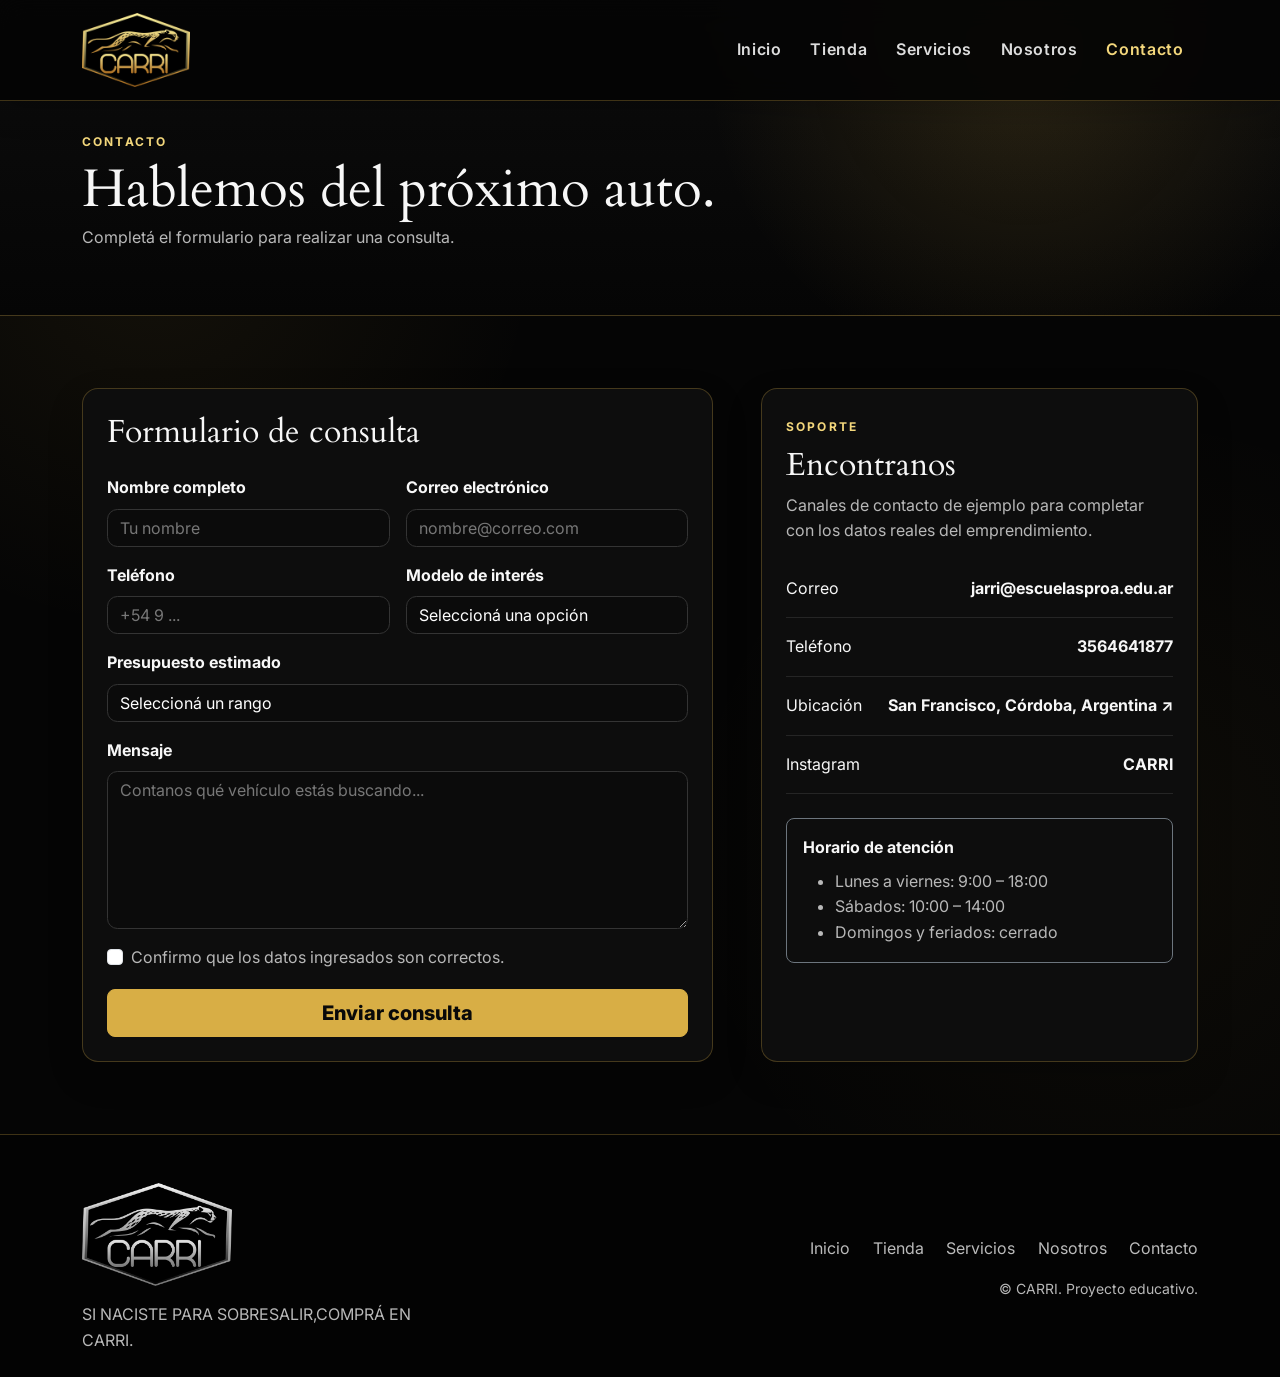
<file: contacto.html>
<!-- DECLARACIÓN DEL DOCUMENTO: indica que se utiliza HTML5. -->
<!doctype html>
<!-- DOCUMENTO HTML: contiene toda la estructura de esta página. lang="es" indica que el contenido está en español. -->
<html lang="es">
<!-- CABECERA: contiene configuración, metadatos, fuentes y hojas de estilo; normalmente no se muestra en la página. -->
<head>
  <meta charset="utf-8"><!-- Define la codificación de caracteres.Permite que el navegador muestre correctamente letras como á, é, í, ñ, etc.-->
  <meta name="viewport" content="width=device-width, initial-scale=1"><!--acomoda a la página para lo que necesite-->
  <title>Contacto | CARRI | CARRI</title>
  <meta name="description" content="Contactá a CARRI para consultar por autos importados, disponibilidad y propuestas de alta gama.">
 
  <meta name="author" content="CARRI">
  <meta property="og:title" content="Contacto | CARRI | CARRI">
  <meta property="og:description" content="Contactá a CARRI para consultar por autos importados, disponibilidad y propuestas de alta gama.">
  <meta property="og:type" content="website">
  <meta property="og:site_name" content="CARRI">
  <link rel="preconnect" href="https://fonts.googleapis.com">
  <link rel="preconnect" href="https://fonts.gstatic.com" crossorigin>
  <link href="https://fonts.googleapis.com/css2?family=Cardo:wght@400;700&family=Inter:wght@400;500;600;700;800&display=swap" rel="stylesheet">
  <link href="https://cdn.jsdelivr.net/npm/bootstrap@5.3.3/dist/css/bootstrap.min.css" rel="stylesheet">
  <link rel="stylesheet" href="css/styles.css">
</head>
<!-- CUERPO DE LA PÁGINA: desde aquí comienza el contenido visible para el usuario. -->
<body>
<!-- ENCABEZADO: agrupa contenido introductorio o de navegación de la página. -->
<header>
<!-- NAVEGACIÓN: contiene los enlaces que permiten desplazarse entre las páginas/secciones del sitio. -->
<nav class="navbar navbar-expand-lg navbar-dark site-nav fixed-top" aria-label="Navegación principal">
  <div class="container">
    <a class="navbar-brand" href="index.html" aria-label="CARRI inicio">
      <img src="assets/logo-principal.png" alt="Logo principal dorado de CARRI">
    </a>
    <button class="navbar-toggler" type="button" data-bs-toggle="collapse" data-bs-target="#mainNav" aria-controls="mainNav" aria-expanded="false" aria-label="Abrir menú">
      <span class="navbar-toggler-icon"></span>
    </button>
    <div class="collapse navbar-collapse" id="mainNav">
      <ul class="navbar-nav ms-auto align-items-lg-center">
        <li class="nav-item"><a class="nav-link " href="index.html">Inicio</a></li>
        <li class="nav-item"><a class="nav-link " href="tienda.html">Tienda</a></li>
        <li class="nav-item"><a class="nav-link " href="servicios.html">Servicios</a></li>
        <li class="nav-item"><a class="nav-link " href="nosotros.html">Nosotros</a></li>
        <li class="nav-item"><a class="nav-link active" href="contacto.html">Contacto</a></li>
      </ul>
    </div>
  </div>
</nav>
</header>
<!-- CONTENIDO PRINCIPAL: agrupa el contenido central y único de esta página. -->
<main>

<!-- SECCIÓN: bloque semántico que agrupa contenido relacionado. -->
<section class="page-hero">
  <div class="container">
    <span class="eyebrow">Contacto</span>
    <h1 class="section-title mt-2">Hablemos del próximo auto.</h1>
    <p class="muted col-lg-7 mb-0">Completá el formulario para realizar una consulta.</p>
  </div>
</section>
<!-- SECCIÓN: bloque semántico que agrupa contenido relacionado. -->
<section class="section-pad" aria-labelledby="form-title">
  <div class="container">
    <div class="row g-5">
      <div class="col-lg-7">
        <div class="contact-card">
          <h2 id="form-title" class="h2 mb-4">Formulario de consulta</h2>
<!-- FORMULARIO: agrupa campos que el usuario puede completar y enviar. -->
          <form action="#" method="post">
            <div class="row g-3">
              <div class="col-md-6">
                <label class="form-label" for="nombre">Nombre completo</label>
                <input class="form-control" id="nombre" name="nombre" type="text" placeholder="Tu nombre" required>
              </div>
              <div class="col-md-6">
                <label class="form-label" for="email">Correo electrónico</label>
                <input class="form-control" id="email" name="email" type="email" placeholder="nombre@correo.com" required>
              </div>
              <div class="col-md-6">
                <label class="form-label" for="telefono">Teléfono</label>
                <input class="form-control" id="telefono" name="telefono" type="tel" placeholder="+54 9 ..." required>
              </div>
              <div class="col-md-6">
                <label class="form-label" for="modelo">Modelo de interés</label>
                <select class="form-select" id="modelo" name="modelo" required>
                  <option value="" selected disabled>Seleccioná una opción</option>
                  <option>Ferrari 488</option>
                  <option>Lamborghini Aventador</option>
                  <option>McLaren 720S</option>
                  <option>Bugatti Chiron</option>
                  <option>Pagani Huayra</option>
                  <option>Otro modelo</option>
                </select>
              </div>
              <div class="col-12">
                <label class="form-label" for="presupuesto">Presupuesto estimado</label>
                <select class="form-select" id="presupuesto" name="presupuesto" required>
                  <option value="" selected disabled>Seleccioná un rango</option>
                  <option>Consultar</option>
                  <option>Hasta USD 500.000</option>
                  <option>USD 500.000 – 1.000.000</option>
                  <option>Más de USD 1.000.000</option>
                </select>
              </div>
              <div class="col-12">
                <label class="form-label" for="mensaje">Mensaje</label>
                <textarea class="form-control" id="mensaje" name="mensaje" rows="6" placeholder="Contanos qué vehículo estás buscando..." required></textarea>
              </div>
              <div class="col-12">
                <div class="form-check">
                  <input class="form-check-input" id="acepto" name="acepto" type="checkbox" required>
                  <label class="form-check-label muted" for="acepto">Confirmo que los datos ingresados son correctos.</label>
                </div>
              </div>
              <div class="col-12">
                <button class="btn btn-gold btn-lg w-100" type="submit">Enviar consulta</button>
              </div>
            </div>
          </form>
        </div>
      </div>
      <aside class="col-lg-5" aria-label="Información de soporte">
        <div class="contact-card h-100">
          <span class="eyebrow">Soporte</span>
          <h2 class="h2 mt-2">Encontranos</h2>
          <p class="muted">Canales de contacto de ejemplo para completar con los datos reales del emprendimiento.</p>
          <a class="support-link" href="mailto:jarri@escuelasproa.edu.ar"><span>Correo</span><strong>jarri@escuelasproa.edu.ar</strong></a>
          <a class="support-link" href="tel:3564641877"><span>Teléfono</span><strong>3564641877</strong></a>
          <a class="support-link" href="https://www.google.com/maps/place/Las+Guayanas+533,+San+Francisco,+C%C3%B3rdoba/@-31.4316479,-62.1086016,17z/data=!3m1!4b1!4m5!3m4!1s0x95cb2869ddd8022f:0xf8e9af29f5d25935!8m2!3d-31.4316525!4d-62.1060267?entry=ttu&g_ep=EgoyMDI2MDkwMi4wIKXMDSoASAFQAw%3D%3D" target="_blank" rel="noopener"><span>Ubicación</span><strong>San Francisco, Córdoba, Argentina ↗</strong></a>
          <a class="support-link" href="https://www.instagram.com/carri" target="_blank" rel="noopener"><span>Instagram</span><strong>CARRI</strong></a>
          <div class="mt-4 p-3 rounded-3 border border-secondary">
            <p class="mb-2"><strong>Horario de atención</strong></p>
            <ul class="muted mb-0">
              <li>Lunes a viernes: 9:00 – 18:00</li>
              <li>Sábados: 10:00 – 14:00</li>
              <li>Domingos y feriados: cerrado</li>
            </ul>
          </div>
        </div>
      </aside>
    </div>
  </div>
</section>

</main>
<!-- PIE DE PÁGINA: información y enlaces que aparecen al final del sitio. -->
<footer>
  <div class="container">
    <div class="row g-4 align-items-center">
      <div class="col-lg-4">
        <img class="footer-logo" src="assets/logo-secundario.png" alt="Logo secundario plateado de CARRI">
        <p class="muted mt-3 mb-0">SI NACISTE PARA SOBRESALIR,COMPRÁ EN CARRI.</p>
      </div>
      <div class="col-lg-8">
        <ul class="footer-nav justify-content-lg-end">
          <li><a href="index.html">Inicio</a></li>
          <li><a href="tienda.html">Tienda</a></li>
          <li><a href="servicios.html">Servicios</a></li>
          <li><a href="nosotros.html">Nosotros</a></li>
          <li><a href="contacto.html">Contacto</a></li>
        </ul>
        <p class="text-lg-end muted small mb-0">© <span id="current-year"></span> CARRI. Proyecto educativo.</p>
      </div>
    </div>
  </div>
</footer>
<!-- JAVASCRIPT: código que añade comportamiento/interactividad al documento. -->
<script src="https://cdn.jsdelivr.net/npm/bootstrap@5.3.3/dist/js/bootstrap.bundle.min.js"></script>
</body>
</html>
</file>
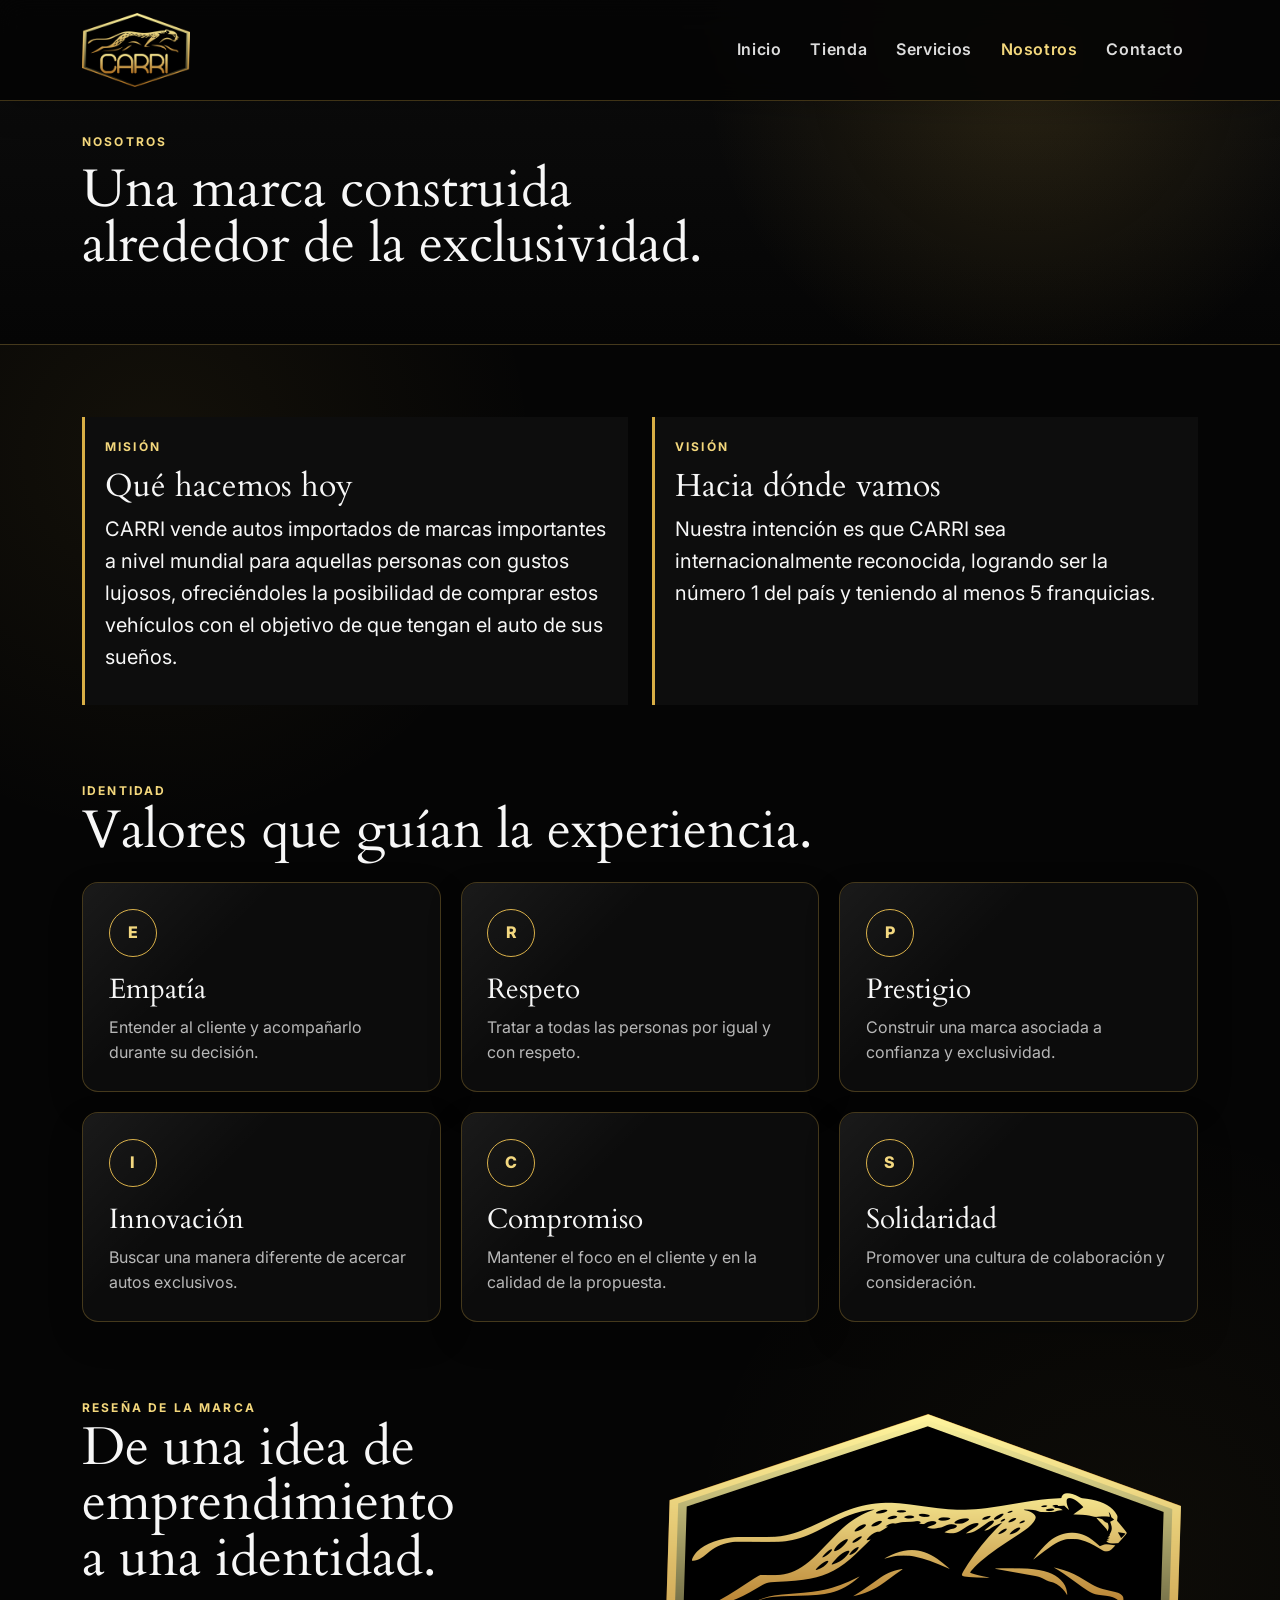
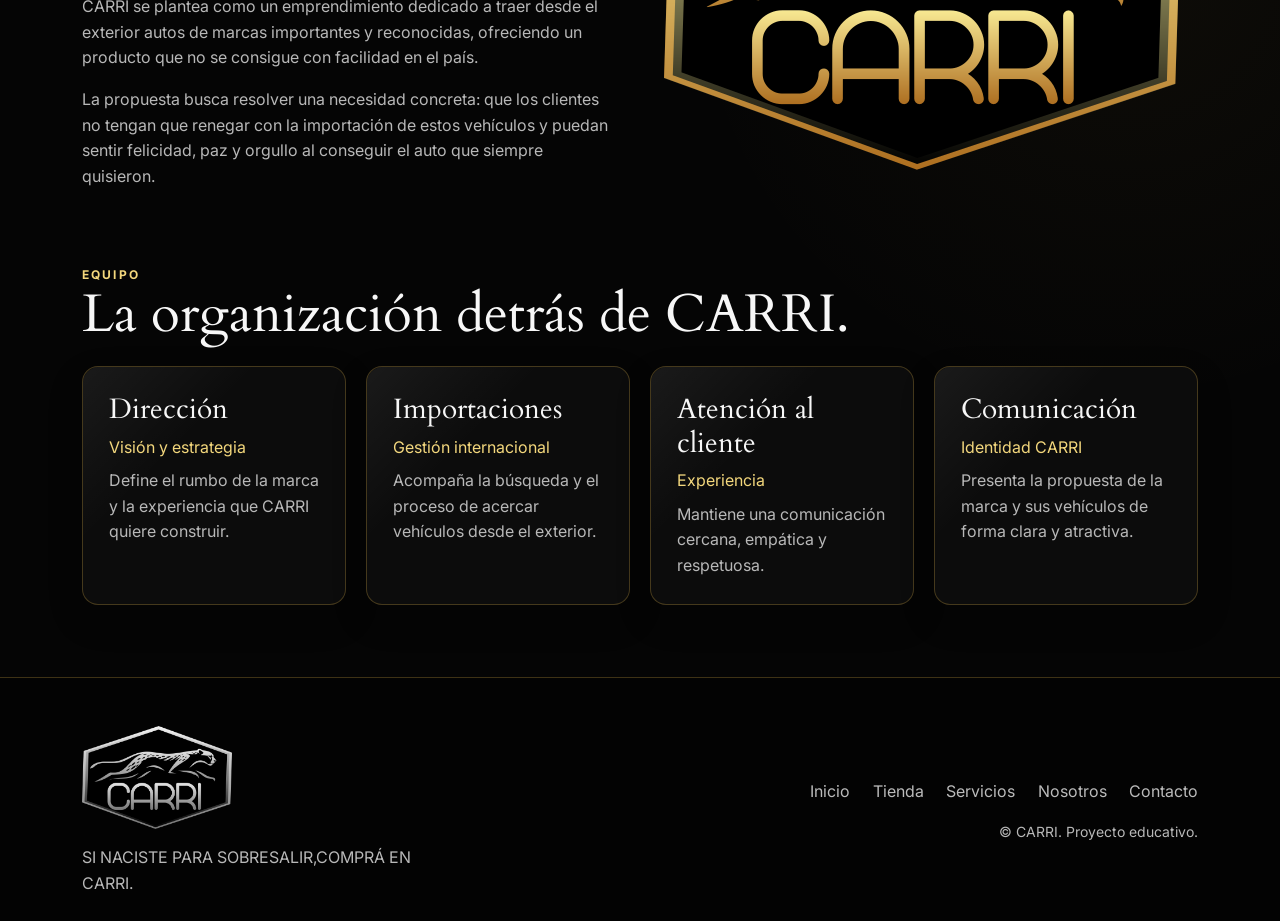
<file: nosotros.html>
<!-- DECLARACIÓN DEL DOCUMENTO: indica que se utiliza HTML5. -->
<!doctype html>
<!-- DOCUMENTO HTML: contiene toda la estructura de esta página. lang="es" indica que el contenido está en español. -->
<html lang="es">
<!-- CABECERA: contiene configuración, metadatos, fuentes y hojas de estilo; normalmente no se muestra en la página. -->
<head>
  <meta charset="utf-8">
  <meta name="viewport" content="width=device-width, initial-scale=1">
  <title>Nosotros | CARRI | CARRI</title>
  <meta name="description" content="Conocé la misión, visión, valores y propuesta institucional de CARRI.">
 
  <meta property="og:title" content="Nosotros | CARRI | CARRI">
  <meta property="og:description" content="Conocé la misión, visión, valores y propuesta institucional de CARRI.">
  <meta property="og:type" content="website">
  <meta property="og:site_name" content="CARRI">
  <link rel="preconnect" href="https://fonts.googleapis.com">
  <link rel="preconnect" href="https://fonts.gstatic.com" crossorigin>
  <link href="https://fonts.googleapis.com/css2?family=Cardo:wght@400;700&family=Inter:wght@400;500;600;700;800&display=swap" rel="stylesheet">
  <link href="https://cdn.jsdelivr.net/npm/bootstrap@5.3.3/dist/css/bootstrap.min.css" rel="stylesheet">
  <link rel="stylesheet" href="css/styles.css">
</head>
<!-- CUERPO DE LA PÁGINA: desde aquí comienza el contenido visible para el usuario. -->
<body>
<!-- ENCABEZADO: agrupa contenido introductorio o de navegación de la página. -->
<header>
<!-- NAVEGACIÓN: contiene los enlaces que permiten desplazarse entre las páginas/secciones del sitio. -->
<nav class="navbar navbar-expand-lg navbar-dark site-nav fixed-top" aria-label="Navegación principal">
  <div class="container">
    <a class="navbar-brand" href="index.html" aria-label="CARRI inicio">
      <img src="assets/logo-principal.png" alt="Logo principal dorado de CARRI">
    </a>
    <button class="navbar-toggler" type="button" data-bs-toggle="collapse" data-bs-target="#mainNav" aria-controls="mainNav" aria-expanded="false" aria-label="Abrir menú">
      <span class="navbar-toggler-icon"></span>
    </button>
    <div class="collapse navbar-collapse" id="mainNav">
      <ul class="navbar-nav ms-auto align-items-lg-center">
        <li class="nav-item"><a class="nav-link " href="index.html">Inicio</a></li>
        <li class="nav-item"><a class="nav-link " href="tienda.html">Tienda</a></li>
        <li class="nav-item"><a class="nav-link " href="servicios.html">Servicios</a></li>
        <li class="nav-item"><a class="nav-link active" href="nosotros.html">Nosotros</a></li>
        <li class="nav-item"><a class="nav-link " href="contacto.html">Contacto</a></li>
      </ul>
    </div>
  </div>
</nav>
</header>
<!-- CONTENIDO PRINCIPAL: agrupa el contenido central y único de esta página. -->
<main>

<!-- SECCIÓN: bloque semántico que agrupa contenido relacionado. -->
<section class="page-hero">
  <div class="container">
    <span class="eyebrow">Nosotros</span>
    <h1 class="section-title mt-2">Una marca construida alrededor de la exclusividad.</h1>
  </div>
</section>
<!-- SECCIÓN: bloque semántico que agrupa contenido relacionado. -->
<section class="section-pad" aria-labelledby="mision-title">
  <div class="container">
    <div class="row g-4">
      <div class="col-lg-6">
        <article class="quote-box h-100">
          <span class="eyebrow">Misión</span>
          <h2 id="mision-title" class="h2 mt-2">Qué hacemos hoy</h2>
          <p class="fs-5">CARRI vende autos importados de marcas importantes a nivel mundial para aquellas personas con gustos lujosos, ofreciéndoles la posibilidad de comprar estos vehículos con el objetivo de que tengan el auto de sus sueños.</p>
        </article>
      </div>
      <div class="col-lg-6">
        <article class="quote-box h-100">
          <span class="eyebrow">Visión</span>
          <h2 class="h2 mt-2">Hacia dónde vamos</h2>
          <p class="fs-5">Nuestra intención es que CARRI sea internacionalmente reconocida, logrando ser la número 1 del país y teniendo al menos 5 franquicias.</p>
        </article>
      </div>
    </div>
  </div>
</section>

<!-- SECCIÓN: bloque semántico que agrupa contenido relacionado. -->
<section class="section-pad pt-0" aria-labelledby="values-title">
  <div class="container">
    <span class="eyebrow">Identidad</span>
    <h2 id="values-title" class="section-title">Valores que guían la experiencia.</h2>
    <div class="value-grid mt-4">
      <article class="value-card"><div class="icon-box">E</div><h3>Empatía</h3><p class="muted mb-0">Entender al cliente y acompañarlo durante su decisión.</p></article>
      <article class="value-card"><div class="icon-box">R</div><h3>Respeto</h3><p class="muted mb-0">Tratar a todas las personas por igual y con respeto.</p></article>
      <article class="value-card"><div class="icon-box">P</div><h3>Prestigio</h3><p class="muted mb-0">Construir una marca asociada a confianza y exclusividad.</p></article>
      <article class="value-card"><div class="icon-box">I</div><h3>Innovación</h3><p class="muted mb-0">Buscar una manera diferente de acercar autos exclusivos.</p></article>
      <article class="value-card"><div class="icon-box">C</div><h3>Compromiso</h3><p class="muted mb-0">Mantener el foco en el cliente y en la calidad de la propuesta.</p></article>
      <article class="value-card"><div class="icon-box">S</div><h3>Solidaridad</h3><p class="muted mb-0">Promover una cultura de colaboración y consideración.</p></article>
    </div>
  </div>
</section>

<!-- SECCIÓN: bloque semántico que agrupa contenido relacionado. -->
<section class="section-pad pt-0" aria-labelledby="history-title">
  <div class="container">
    <div class="row g-5 align-items-center">
      <div class="col-lg-6">
        <span class="eyebrow">Reseña de la marca</span>
        <h2 id="history-title" class="section-title">De una idea de emprendimiento a una identidad.</h2>
        <p class="muted">CARRI se plantea como un emprendimiento dedicado a traer desde el exterior autos de marcas importantes y reconocidas, ofreciendo un producto que no se consigue con facilidad en el país.</p>
        <p class="muted mb-0">La propuesta busca resolver una necesidad concreta: que los clientes no tengan que renegar con la importación de estos vehículos y puedan sentir felicidad, paz y orgullo al conseguir el auto que siempre quisieron.</p>
      </div>
      <div class="col-lg-6">
        <img src="assets/logo-principal.png" class="img-fluid" alt="Logo principal dorado de CARRI sobre fondo transparente">
      </div>
    </div>
  </div>
</section>

<!-- SECCIÓN: bloque semántico que agrupa contenido relacionado. -->
<section class="section-pad pt-0" aria-labelledby="team-title">
  <div class="container">
    <span class="eyebrow">Equipo</span>
    <h2 id="team-title" class="section-title">La organización detrás de CARRI.</h2>
    <div class="team-grid mt-4">
      <article class="team-card"><h3>Dirección</h3><p class="gold mb-2">Visión y estrategia</p><p class="muted mb-0">Define el rumbo de la marca y la experiencia que CARRI quiere construir.</p></article>
      <article class="team-card"><h3>Importaciones</h3><p class="gold mb-2">Gestión internacional</p><p class="muted mb-0">Acompaña la búsqueda y el proceso de acercar vehículos desde el exterior.</p></article>
      <article class="team-card"><h3>Atención al cliente</h3><p class="gold mb-2">Experiencia</p><p class="muted mb-0">Mantiene una comunicación cercana, empática y respetuosa.</p></article>
      <article class="team-card"><h3>Comunicación</h3><p class="gold mb-2">Identidad CARRI</p><p class="muted mb-0">Presenta la propuesta de la marca y sus vehículos de forma clara y atractiva.</p></article>
    </div>
  </div>
</section>

</main>
<!-- PIE DE PÁGINA: información y enlaces que aparecen al final del sitio. -->
<footer>
  <div class="container">
    <div class="row g-4 align-items-center">
      <div class="col-lg-4">
        <img class="footer-logo" src="assets/logo-secundario.png" alt="Logo secundario plateado de CARRI">
        <p class="muted mt-3 mb-0">SI NACISTE PARA SOBRESALIR,COMPRÁ EN CARRI.</p>
      </div>
      <div class="col-lg-8">
        <ul class="footer-nav justify-content-lg-end">
          <li><a href="index.html">Inicio</a></li>
          <li><a href="tienda.html">Tienda</a></li>
          <li><a href="servicios.html">Servicios</a></li>
          <li><a href="nosotros.html">Nosotros</a></li>
          <li><a href="contacto.html">Contacto</a></li>
        </ul>
        <p class="text-lg-end muted small mb-0">© <span id="current-year"></span> CARRI. Proyecto educativo.</p>
      </div>
    </div>
  </div>
</footer>
<!-- JAVASCRIPT: código que añade comportamiento/interactividad al documento. -->
<script src="https://cdn.jsdelivr.net/npm/bootstrap@5.3.3/dist/js/bootstrap.bundle.min.js"></script>
</body>
</html>
</file>
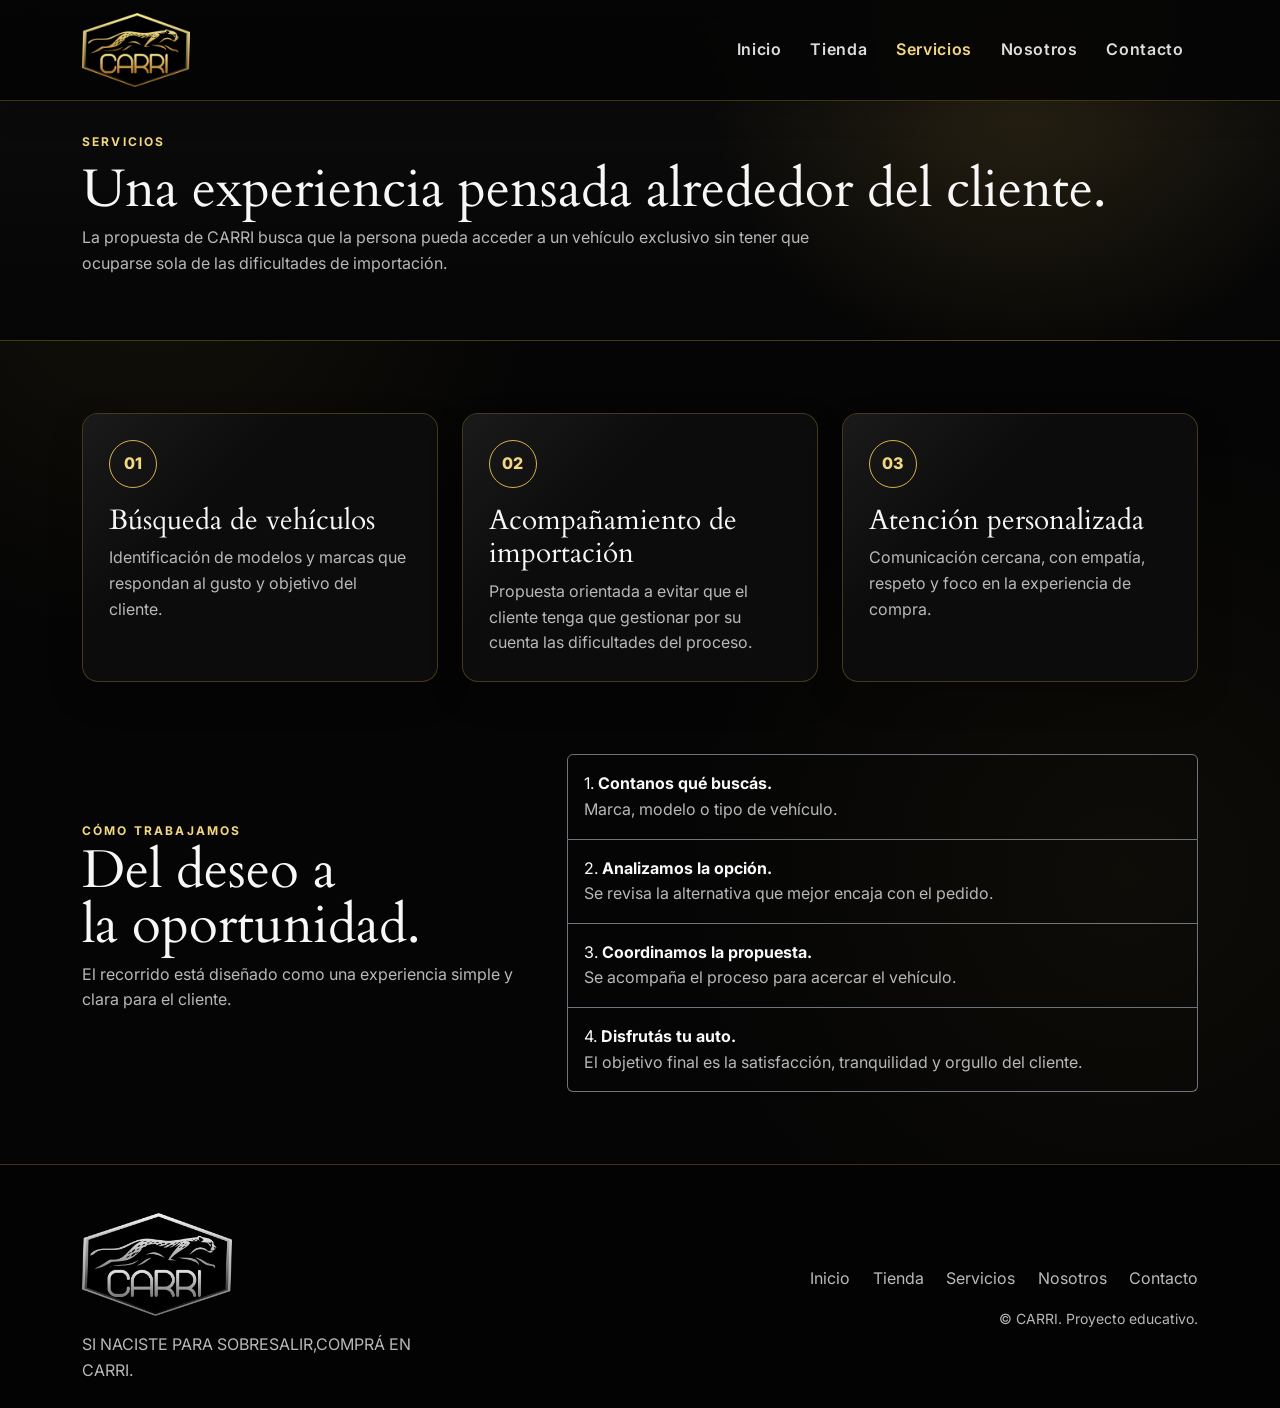
<file: servicios.html>
<!-- DECLARACIÓN DEL DOCUMENTO: indica que se utiliza HTML5. -->
<!doctype html>
<!-- DOCUMENTO HTML: contiene toda la estructura de esta página. lang="es" indica que el contenido está en español. -->
<html lang="es">
<!-- CABECERA: contiene configuración, metadatos, fuentes y hojas de estilo; normalmente no se muestra en la página. -->
<head>
  <meta charset="utf-8">
  <meta name="viewport" content="width=device-width, initial-scale=1">
  <title>Servicios de CARRI | CARRI</title>
  <meta name="description" content="Servicios de CARRI para acompañar la búsqueda y adquisición de autos importados de alta gama.">
  
  <meta name="author" content="CARRI">
  <meta property="og:title" content="Servicios de CARRI | CARRI">
  <meta property="og:description" content="Servicios de CARRI para acompañar la búsqueda y adquisición de autos importados de alta gama.">
  <meta property="og:type" content="website">
  <meta property="og:site_name" content="CARRI">
  <link rel="preconnect" href="https://fonts.googleapis.com">
  <link rel="preconnect" href="https://fonts.gstatic.com" crossorigin>
  <link href="https://fonts.googleapis.com/css2?family=Cardo:wght@400;700&family=Inter:wght@400;500;600;700;800&display=swap" rel="stylesheet">
  <link href="https://cdn.jsdelivr.net/npm/bootstrap@5.3.3/dist/css/bootstrap.min.css" rel="stylesheet">
  <link rel="stylesheet" href="css/styles.css">
</head>
<!-- CUERPO DE LA PÁGINA: desde aquí comienza el contenido visible para el usuario. -->
<body>
<!-- ENCABEZADO: agrupa contenido introductorio o de navegación de la página. -->
<header>
<!-- NAVEGACIÓN: contiene los enlaces que permiten desplazarse entre las páginas/secciones del sitio. -->
<nav class="navbar navbar-expand-lg navbar-dark site-nav fixed-top" aria-label="Navegación principal">
  <div class="container">
    <a class="navbar-brand" href="index.html" aria-label="CARRI inicio">
      <img src="assets/logo-principal.png" alt="Logo principal dorado de CARRI">
    </a>
    <button class="navbar-toggler" type="button" data-bs-toggle="collapse" data-bs-target="#mainNav" aria-controls="mainNav" aria-expanded="false" aria-label="Abrir menú">
      <span class="navbar-toggler-icon"></span>
    </button>
    <div class="collapse navbar-collapse" id="mainNav">
      <ul class="navbar-nav ms-auto align-items-lg-center">
        <li class="nav-item"><a class="nav-link " href="index.html">Inicio</a></li>
        <li class="nav-item"><a class="nav-link " href="tienda.html">Tienda</a></li>
        <li class="nav-item"><a class="nav-link active" href="servicios.html">Servicios</a></li>
        <li class="nav-item"><a class="nav-link " href="nosotros.html">Nosotros</a></li>
        <li class="nav-item"><a class="nav-link " href="contacto.html">Contacto</a></li>
      </ul>
    </div>
  </div>
</nav>
</header>
<!-- CONTENIDO PRINCIPAL: agrupa el contenido central y único de esta página. -->
<main>

<!-- SECCIÓN: bloque semántico que agrupa contenido relacionado. -->
<section class="page-hero">
  <div class="container">
    <span class="eyebrow">Servicios</span>
    <h1 class="section-title mt-2">Una experiencia pensada alrededor del cliente.</h1>
    <p class="muted col-lg-8 mb-0">La propuesta de CARRI busca que la persona pueda acceder a un vehículo exclusivo sin tener que ocuparse sola de las dificultades de importación.</p>
  </div>
</section>
<!-- SECCIÓN: bloque semántico que agrupa contenido relacionado. -->
<section class="section-pad" aria-labelledby="services-title">
  <div class="container">
    <div class="row g-4">
      <div class="col-lg-4"><article class="service-card h-100"><div class="icon-box">01</div><h2 id="services-title" class="h3">Búsqueda de vehículos</h2><p class="muted mb-0">Identificación de modelos y marcas que respondan al gusto y objetivo del cliente.</p></article></div>
      <div class="col-lg-4"><article class="service-card h-100"><div class="icon-box">02</div><h2 class="h3">Acompañamiento de importación</h2><p class="muted mb-0">Propuesta orientada a evitar que el cliente tenga que gestionar por su cuenta las dificultades del proceso.</p></article></div>
      <div class="col-lg-4"><article class="service-card h-100"><div class="icon-box">03</div><h2 class="h3">Atención personalizada</h2><p class="muted mb-0">Comunicación cercana, con empatía, respeto y foco en la experiencia de compra.</p></article></div>
    </div>
  </div>
</section>
<!-- SECCIÓN: bloque semántico que agrupa contenido relacionado. -->
<section class="section-pad pt-0" aria-labelledby="process-title">
  <div class="container">
    <div class="row align-items-center g-5">
      <div class="col-lg-5">
        <span class="eyebrow">Cómo trabajamos</span>
        <h2 id="process-title" class="section-title">Del deseo a la oportunidad.</h2>
        <p class="muted">El recorrido está diseñado como una experiencia simple y clara para el cliente.</p>
      </div>
      <div class="col-lg-7">
        <ol class="list-group list-group-numbered">
          <li class="list-group-item bg-transparent text-light border-secondary py-3"><strong>Contanos qué buscás.</strong><br><span class="muted">Marca, modelo o tipo de vehículo.</span></li>
          <li class="list-group-item bg-transparent text-light border-secondary py-3"><strong>Analizamos la opción.</strong><br><span class="muted">Se revisa la alternativa que mejor encaja con el pedido.</span></li>
          <li class="list-group-item bg-transparent text-light border-secondary py-3"><strong>Coordinamos la propuesta.</strong><br><span class="muted">Se acompaña el proceso para acercar el vehículo.</span></li>
          <li class="list-group-item bg-transparent text-light border-secondary py-3"><strong>Disfrutás tu auto.</strong><br><span class="muted">El objetivo final es la satisfacción, tranquilidad y orgullo del cliente.</span></li>
        </ol>
      </div>
    </div>
  </div>
</section>

</main>
<!-- PIE DE PÁGINA: información y enlaces que aparecen al final del sitio. -->
<footer>
  <div class="container">
    <div class="row g-4 align-items-center">
      <div class="col-lg-4">
        <img class="footer-logo" src="assets/logo-secundario.png" alt="Logo secundario plateado de CARRI">
        <p class="muted mt-3 mb-0">SI NACISTE PARA SOBRESALIR,COMPRÁ EN CARRI.</p>
      </div>
      <div class="col-lg-8">
        <ul class="footer-nav justify-content-lg-end">
          <li><a href="index.html">Inicio</a></li>
          <li><a href="tienda.html">Tienda</a></li>
          <li><a href="servicios.html">Servicios</a></li>
          <li><a href="nosotros.html">Nosotros</a></li>
          <li><a href="contacto.html">Contacto</a></li>
        </ul>
        <p class="text-lg-end muted small mb-0">© <span id="current-year"></span> CARRI. Proyecto educativo.</p>
      </div>
    </div>
  </div>
</footer>
<!-- JAVASCRIPT: código que añade comportamiento/interactividad al documento. -->
<script src="https://cdn.jsdelivr.net/npm/bootstrap@5.3.3/dist/js/bootstrap.bundle.min.js"></script>
</body>
</html>
</file>
<file: css/styles.css>
/*
=============================================================
  CÓDIGO COMENTADO - CARRI
  Este archivo contiene los estilos visuales del sitio.

  Los comentarios explican los grandes bloques de reglas.
  No cambian el funcionamiento del CSS.
=============================================================
*/

:root {
  --carri-gold: #d8ae45;
  --carri-gold-light: #f3d77c;
  --carri-gold-dark: #9b701f;
  --carri-black: #050505;
  --carri-black-soft: #101010;
  --carri-white: #f7f7f7;
  --carri-gray: #b8b8b8;
  --carri-border: rgba(216, 174, 69, .28);
  --shadow: 0 18px 50px rgba(0,0,0,.28);
}

* { box-sizing: border-box; }
html { scroll-behavior: smooth; }
body {
  margin: 0;
  background: var(--carri-black);
  color: var(--carri-white);
  font-family: "Inter", system-ui, -apple-system, BlinkMacSystemFont, "Segoe UI", sans-serif;
  line-height: 1.6;
  overflow-x: hidden;
}
img { max-width: 100%; display: block; }
a { color: inherit; }
h1, h2, h3, h4, .display-font {
  font-family: "Cardo", Georgia, serif;
}
.section-pad { padding: 4.5rem 0; }
.gold { color: var(--carri-gold-light); }
.muted { color: var(--carri-gray); }
.eyebrow {
  color: var(--carri-gold-light);
  letter-spacing: .18em;
  text-transform: uppercase;
  font-size: .75rem;
  font-weight: 700;
}
.section-title {
  font-size: clamp(2rem, 5vw, 3.3rem);
  line-height: 1.05;
}
.btn-gold {
  --bs-btn-color: #090909;
  --bs-btn-bg: var(--carri-gold);
  --bs-btn-border-color: var(--carri-gold);
  --bs-btn-hover-color: #000;
  --bs-btn-hover-bg: var(--carri-gold-light);
  --bs-btn-hover-border-color: var(--carri-gold-light);
  font-weight: 800;
}
.btn-outline-gold {
  color: var(--carri-gold-light);
  border: 1px solid var(--carri-gold);
}
.btn-outline-gold:hover {
  color: #000;
  background: var(--carri-gold-light);
  border-color: var(--carri-gold-light);
}

/* Navbar / Flexbox */
.site-nav {
  background: rgba(5,5,5,.92);
  backdrop-filter: blur(12px);
  border-bottom: 1px solid var(--carri-border);
}
.navbar-brand img { width: 108px; height: auto; }
.navbar-dark .navbar-nav .nav-link {
  color: #ddd;
  font-weight: 600;
  letter-spacing: .04em;
  padding-inline: .9rem;
}
.navbar-dark .navbar-nav .nav-link:hover,
.navbar-dark .navbar-nav .nav-link.active { color: var(--carri-gold-light); }
.navbar-toggler { border-color: var(--carri-border); }

/* Hero */
.hero {
  min-height: 88vh;
  display: grid;
  align-items: end;
  position: relative;
  isolation: isolate;
  background:
    linear-gradient(90deg, rgba(0,0,0,.92) 0%, rgba(0,0,0,.65) 45%, rgba(0,0,0,.18) 100%),
    url("https://commons.wikimedia.org/wiki/Special:Redirect/file/Ferrari%20488%20%2824340066457%29.jpg") center/cover no-repeat;
}
.hero::after {
  content: "";
  position: absolute;
  inset: auto 0 0;
  height: 35%;
  background: linear-gradient(transparent, var(--carri-black));
  z-index: -1;
}
.hero-content { padding: 7rem 0 5rem; }
.hero h1 { font-size: clamp(3.2rem, 10vw, 7.5rem); line-height: .9; max-width: 900px; }
.hero p { max-width: 680px; font-size: 1.05rem; color: #ddd; }

/* Cards */
.luxury-card {
  background: linear-gradient(145deg, #151515, #080808);
  border: 1px solid var(--carri-border);
  border-radius: 1.25rem;
  overflow: hidden;
  height: 100%;
  box-shadow: var(--shadow);
  transition: transform .25s ease, border-color .25s ease;
}
.luxury-card:hover { transform: translateY(-5px); border-color: var(--carri-gold); }
.luxury-card .card-body { padding: 1.4rem; }
.car-image { width: 100%; aspect-ratio: 16/10; object-fit: cover; }
.badge-gold {
  background: rgba(216,174,69,.14);
  color: var(--carri-gold-light);
  border: 1px solid var(--carri-border);
}
.price { color: var(--carri-gold-light); font-weight: 800; font-size: 1.1rem; }

/* Bootstrap carousel */
.hero-carousel .carousel-item img {
  height: 64vh;
  object-fit: cover;
  filter: brightness(.58);
}
.hero-carousel .carousel-caption {
  text-align: left;
  left: 8%;
  right: 8%;
  bottom: 13%;
}
.hero-carousel .carousel-caption h2 { font-size: clamp(2.3rem, 6vw, 5rem); }

/* Grid */
.product-grid {
  display: grid;
  grid-template-columns: 1fr;
  gap: 1.25rem;
}
.value-grid, .team-grid, .service-grid {
  display: grid;
  grid-template-columns: 1fr;
  gap: 1.25rem;
}
.value-card, .service-card, .team-card {
  padding: 1.6rem;
  border: 1px solid var(--carri-border);
  border-radius: 1rem;
  background: #0c0c0c;
}
.icon-box {
  width: 48px; height: 48px; border-radius: 50%;
  display: grid; place-items: center;
  border: 1px solid var(--carri-gold);
  color: var(--carri-gold-light);
  margin-bottom: 1rem;
  font-weight: 800;
}
.filter-bar {
  display: flex;
  flex-wrap: wrap;
  gap: .65rem;
}
.filter-btn {
  border: 1px solid #333;
  background: #0e0e0e;
  color: #ddd;
  border-radius: 999px;
  padding: .55rem 1rem;
  cursor: pointer;
}
.filter-btn.active, .filter-btn:hover {
  border-color: var(--carri-gold);
  background: var(--carri-gold);
  color: #080808;
}
.hidden-product { display: none !important; }

/* Pages */
.page-hero {
  padding: 8rem 0 4rem;
  background:
    radial-gradient(circle at 80% 20%, rgba(216,174,69,.15), transparent 30%),
    linear-gradient(#0d0d0d, #050505);
  border-bottom: 1px solid var(--carri-border);
}
.quote-box {
  border-left: 3px solid var(--carri-gold);
  padding: 1rem 1.25rem;
  background: #0d0d0d;
}
.contact-card {
  border: 1px solid var(--carri-border);
  border-radius: 1rem;
  padding: 1.5rem;
  background: #0d0d0d;
}
.form-control, .form-select {
  background: #0b0b0b;
  color: #fff;
  border-color: #343434;
}
.form-control:focus, .form-select:focus {
  background: #0b0b0b;
  color: #fff;
  border-color: var(--carri-gold);
  box-shadow: 0 0 0 .2rem rgba(216,174,69,.12);
}
.form-label { font-weight: 700; }
.support-link {
  display: flex;
  align-items: center;
  justify-content: space-between;
  gap: 1rem;
  padding: 1rem 0;
  border-bottom: 1px solid #252525;
  text-decoration: none;
}
.support-link:hover { color: var(--carri-gold-light); }

footer {
  border-top: 1px solid var(--carri-border);
  background: #030303;
  padding: 3rem 0 1.5rem;
}
.footer-logo { width: 150px; }
.footer-nav {
  display: flex;
  flex-wrap: wrap;
  gap: 1rem 1.4rem;
  list-style: none;
  padding: 0;
}
.footer-nav a { text-decoration: none; color: #bbb; }
.footer-nav a:hover { color: var(--carri-gold-light); }

@media (min-width: 576px) {
  .product-grid { grid-template-columns: repeat(2, 1fr); }
  .value-grid, .service-grid { grid-template-columns: repeat(2, 1fr); }
  .team-grid { grid-template-columns: repeat(2, 1fr); }
}
@media (min-width: 768px) {
  .hero-content { padding-bottom: 7rem; }
  .product-grid { grid-template-columns: repeat(2, 1fr); }
  .value-grid { grid-template-columns: repeat(3, 1fr); }
  .service-grid { grid-template-columns: repeat(3, 1fr); }
}
@media (min-width: 992px) {
  .product-grid { grid-template-columns: repeat(3, 1fr); }
  .team-grid { grid-template-columns: repeat(4, 1fr); }
  .hero { min-height: 94vh; }
}
@media (min-width: 1200px) {
  .hero-content { padding-bottom: 9rem; }
}
@media (prefers-reduced-motion: reduce) {
  html { scroll-behavior: auto; }
  * { transition: none !important; }
}

/* Visual polish */
::selection {
  background: var(--carri-gold);
  color: var(--carri-black);
}

body {
  background:
    radial-gradient(circle at 12% 18%, rgba(216,174,69,.07), transparent 24rem),
    radial-gradient(circle at 88% 62%, rgba(216,174,69,.045), transparent 28rem),
    var(--carri-black);
}

.site-nav {
  box-shadow: 0 8px 30px rgba(0,0,0,.2);
}
.navbar-brand img { transition: transform .25s ease, filter .25s ease; }
.navbar-brand:hover img {
  transform: scale(1.04);
  filter: drop-shadow(0 0 10px rgba(243,215,124,.3));
}

.btn-gold, .btn-outline-gold, .filter-btn {
  transition: transform .2s ease, background-color .2s ease, border-color .2s ease, box-shadow .2s ease;
}
.btn-gold:hover, .btn-outline-gold:hover, .filter-btn:hover {
  transform: translateY(-2px);
  box-shadow: 0 8px 22px rgba(216,174,69,.18);
}
.btn-gold:active, .btn-outline-gold:active, .filter-btn:active { transform: translateY(0); }

.section-title { text-wrap: balance; }
.hero h1 { text-shadow: 0 4px 24px rgba(0,0,0,.45); }
.hero p { text-shadow: 0 2px 10px rgba(0,0,0,.65); }

.luxury-card, .value-card, .service-card, .team-card, .contact-card {
  position: relative;
  box-shadow: 0 14px 35px rgba(0,0,0,.2);
}
.luxury-card::before, .value-card::before, .service-card::before, .team-card::before {
  content: "";
  position: absolute;
  inset: 0;
  border-radius: inherit;
  pointer-events: none;
  background: linear-gradient(135deg, rgba(255,255,255,.06), transparent 35%);
}
.luxury-card:hover {
  box-shadow: 0 20px 45px rgba(0,0,0,.38), 0 0 0 1px rgba(216,174,69,.14);
}
.value-card, .service-card, .team-card { transition: transform .25s ease, border-color .25s ease, background .25s ease; }
.value-card:hover, .service-card:hover, .team-card:hover {
  transform: translateY(-4px);
  border-color: rgba(216,174,69,.65);
  background: linear-gradient(145deg, #151515, #090909);
}
.car-image { transition: transform .5s ease, filter .5s ease; }
.luxury-card:hover .car-image { transform: scale(1.04); filter: saturate(1.08); }

.form-control, .form-select { border-radius: .65rem; transition: border-color .2s ease, box-shadow .2s ease; }
.form-control::placeholder { color: #777; }
:focus-visible { outline: 2px solid var(--carri-gold-light); outline-offset: 3px; }

@media (max-width: 575.98px) {
  .section-pad { padding: 3.5rem 0; }
  .hero-content { padding: 6rem 0 4rem; }
  .hero h1 { font-size: clamp(2.8rem, 15vw, 4.5rem); }
  .page-hero { padding: 7rem 0 3rem; }
}
</file>
